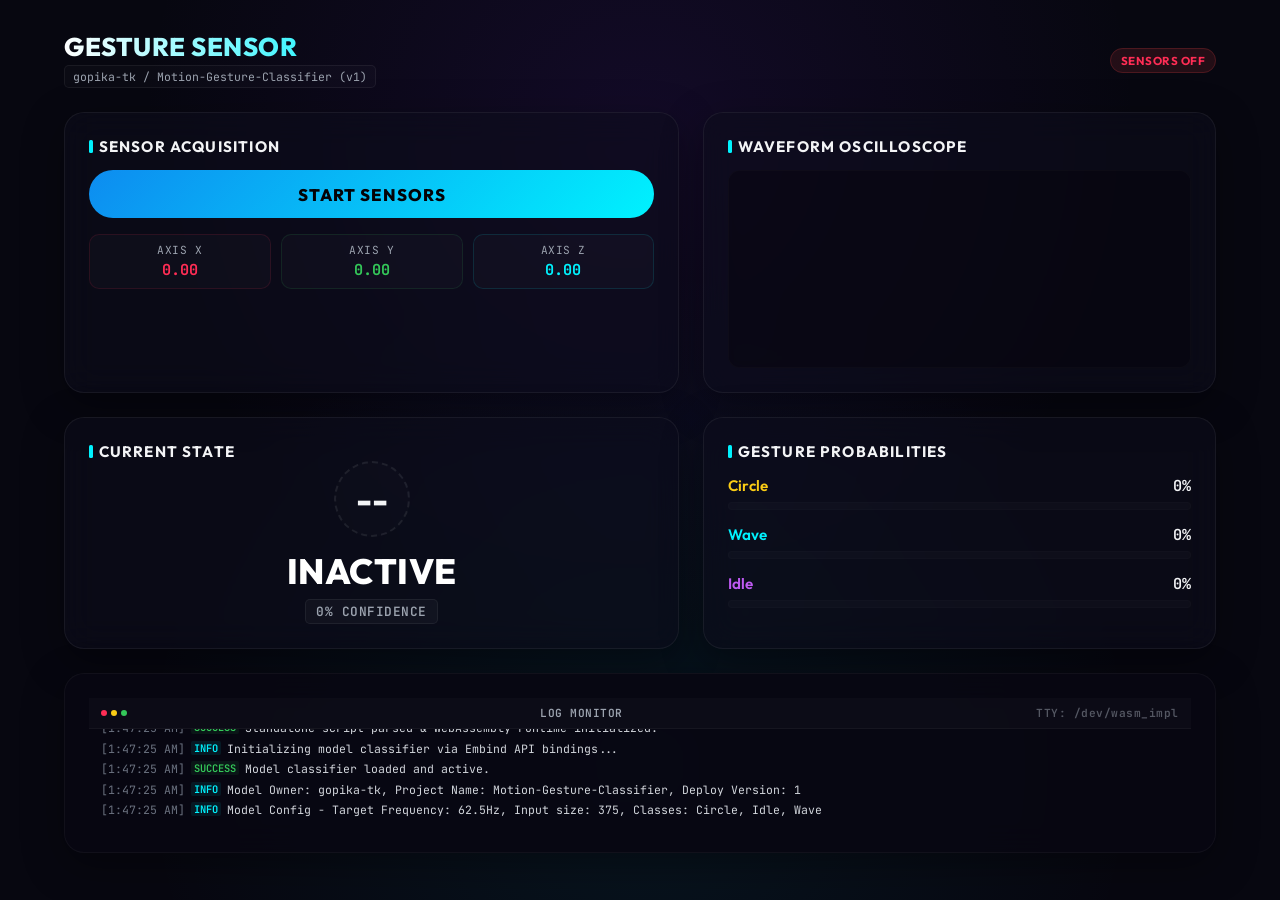
<file: public/index.html>
<!DOCTYPE html>
<html lang="en">
<head>
    <meta charset="utf-8">
    <meta name="viewport" content="width=device-width, initial-scale=1.0, maximum-scale=1.0, user-scalable=no, viewport-fit=cover">
    <title>Edge Impulse Motion Gesture Classifier</title>
    <style>
        /* Modern Mobile-First Cyber Aesthetic Styles */
        @import url('https://fonts.googleapis.com/css2?family=Outfit:wght@300;400;500;600;700;800&family=JetBrains+Mono:wght@400;600&display=swap');

        :root {
            --bg-dark: #070710;
            --bg-surface: rgba(14, 13, 29, 0.55);
            --border-glass: rgba(255, 255, 255, 0.06);
            
            --text-primary: #f3f4f6;
            --text-secondary: #9ca3af;
            --text-muted: #6b7280;

            --neon-blue: #00f2fe;
            --neon-purple: #bf5af2;
            --neon-pink: #ff2d55;
            --neon-green: #34c759;
            --neon-yellow: #facc15;
            
            --font-main: 'Outfit', sans-serif;
            --font-mono: 'JetBrains Mono', monospace;
        }

        /* Prevent zooming/double-taps and set full-height viewports */
        * {
            box-sizing: border-box;
            margin: 0;
            padding: 0;
            touch-action: manipulation;
        }

        html, body {
            width: 100%;
            height: 100%;
            overflow-x: hidden;
            background-color: var(--bg-dark);
        }

        body {
            font-family: var(--font-main);
            color: var(--text-primary);
            display: flex;
            flex-direction: column;
            align-items: center;
            background-image: 
                radial-gradient(circle at 50% 15%, rgba(91, 33, 182, 0.14) 0%, transparent 50%), 
                radial-gradient(circle at 50% 85%, rgba(6, 182, 212, 0.08) 0%, transparent 50%);
            background-size: 100% 100%;
            background-repeat: no-repeat;
            background-attachment: fixed;
            
            /* iOS Safe Area Support */
            padding-top: env(safe-area-inset-top, 0px);
            padding-bottom: env(safe-area-inset-bottom, 0px);
            padding-left: env(safe-area-inset-left, 0px);
            padding-right: env(safe-area-inset-right, 0px);
        }

        /* App Main Shell Container */
        .app-container {
            width: 100%;
            max-width: 1200px;
            padding: 16px;
            display: flex;
            flex-direction: column;
            gap: 16px;
            flex: 1;
        }

        /* Loading Overlay & System Error State */
        .loading-overlay {
            position: fixed;
            top: 0;
            left: 0;
            width: 100vw;
            height: 100vh;
            background: #05040a;
            display: flex;
            align-items: center;
            justify-content: center;
            z-index: 1000;
            opacity: 1;
            transition: opacity 0.4s ease-out;
            padding: 20px;
        }

        .loading-card {
            text-align: center;
            width: 100%;
            max-width: 400px;
            padding: 30px 20px;
            background: rgba(13, 11, 28, 0.9);
            border: 1px solid var(--border-glass);
            border-radius: 20px;
            backdrop-filter: blur(12px);
            -webkit-backdrop-filter: blur(12px);
            box-shadow: 0 15px 35px rgba(0, 0, 0, 0.5);
        }

        .tech-spinner {
            position: relative;
            width: 70px;
            height: 70px;
            margin: 0 auto 24px;
        }

        .spinner-ring {
            position: absolute;
            border: 3px solid transparent;
            border-radius: 50%;
        }

        .spinner-ring.outer {
            top: 0; left: 0; right: 0; bottom: 0;
            border-top-color: var(--neon-blue);
            animation: spin 1.8s linear infinite;
        }

        .spinner-ring.middle {
            top: 8px; left: 8px; right: 8px; bottom: 8px;
            border-bottom-color: var(--neon-purple);
            animation: spin-reverse 1.3s linear infinite;
        }

        .spinner-ring.inner {
            top: 16px; left: 16px; right: 16px; bottom: 16px;
            border-left-color: var(--neon-pink);
            animation: spin 0.8s linear infinite;
        }

        @keyframes spin {
            0% { transform: rotate(0deg); }
            100% { transform: rotate(360deg); }
        }

        @keyframes spin-reverse {
            0% { transform: rotate(360deg); }
            100% { transform: rotate(0deg); }
        }

        .loading-card h2 {
            font-size: clamp(1.2rem, 4vw, 1.4rem);
            font-weight: 800;
            letter-spacing: 2px;
            margin-bottom: 8px;
            background: linear-gradient(135deg, var(--neon-blue), var(--neon-purple));
            -webkit-background-clip: text;
            -webkit-text-fill-color: transparent;
        }

        .loading-card p {
            color: var(--text-secondary);
            font-size: 0.88rem;
            margin-bottom: 16px;
        }

        .error-details {
            background: rgba(239, 68, 68, 0.06);
            border: 1px solid rgba(239, 68, 68, 0.2);
            border-radius: 10px;
            padding: 14px;
            margin-top: 12px;
            text-align: left;
        }

        .error-msg {
            color: #fca5a5;
            font-family: var(--font-mono);
            font-size: 0.8rem;
            margin-bottom: 12px;
            word-break: break-all;
        }

        /* Header Section */
        header {
            width: 100%;
            display: flex;
            justify-content: space-between;
            align-items: center;
            gap: 12px;
            user-select: none;
            -webkit-user-select: none;
        }

        .logo-area {
            display: flex;
            flex-direction: column;
            gap: 2px;
        }

        .logo-area h1 {
            font-size: clamp(1.3rem, 4.5vw, 1.6rem);
            font-weight: 800;
            background: linear-gradient(90deg, #ffffff, var(--neon-blue));
            -webkit-background-clip: text;
            -webkit-text-fill-color: transparent;
            letter-spacing: 0.5px;
        }

        .project-badge {
            font-family: var(--font-mono);
            font-size: 0.72rem;
            color: var(--text-secondary);
            background: rgba(255, 255, 255, 0.02);
            border: 1px solid var(--border-glass);
            padding: 3px 8px;
            border-radius: 5px;
            align-self: flex-start;
            word-break: break-all;
        }

        /* Responsive Badges Wrapping */
        .sensor-badge {
            font-size: 0.72rem;
            font-weight: 700;
            text-transform: uppercase;
            background: rgba(239, 68, 68, 0.12);
            color: var(--neon-pink);
            border: 1px solid rgba(239, 68, 68, 0.2);
            padding: 4px 10px;
            border-radius: 30px;
            letter-spacing: 0.5px;
            flex-shrink: 0;
            text-align: center;
        }

        .sensor-badge.active {
            background: rgba(52, 199, 89, 0.12);
            color: var(--neon-green);
            border: 1px solid rgba(52, 199, 89, 0.2);
        }

        /* Responsive Content Grid: Default Stacking Mobile */
        main {
            display: grid;
            grid-template-columns: 1fr;
            gap: 16px;
            width: 100%;
        }

        /* Card Container Base */
        .card {
            background: var(--bg-surface);
            border: 1px solid var(--border-glass);
            border-radius: 16px;
            padding: 16px;
            box-shadow: 0 4px 16px rgba(0, 0, 0, 0.25);
            display: flex;
            flex-direction: column;
            transition: border-color 0.25s, box-shadow 0.25s;
            position: relative;
            width: 100%;
            /* 60 FPS performance optimizations on mobile */
            backdrop-filter: blur(8px);
            -webkit-backdrop-filter: blur(8px);
            transform: translateZ(0);
            will-change: transform, border-color, box-shadow;
        }

        .card-header {
            display: flex;
            justify-content: space-between;
            align-items: center;
            margin-bottom: 14px;
        }

        .card-title {
            font-size: clamp(0.85rem, 3.2vw, 0.95rem);
            font-weight: 700;
            letter-spacing: 1.2px;
            text-transform: uppercase;
            color: var(--text-primary);
            display: flex;
            align-items: center;
            gap: 6px;
            user-select: none;
            -webkit-user-select: none;
        }

        .card-title::before {
            content: '';
            display: inline-block;
            width: 3.5px;
            height: 13px;
            background: var(--neon-blue);
            border-radius: 1.5px;
        }

        /* Controls Section */
        .control-panel {
            display: flex;
            flex-direction: column;
            gap: 16px;
            width: 100%;
        }

        /* Touch-Friendly Action Button */
        .btn {
            position: relative;
            background: linear-gradient(135deg, #0d8cf0 0%, var(--neon-blue) 100%);
            border: none;
            color: #040307;
            font-family: var(--font-main);
            font-weight: 800;
            font-size: clamp(0.95rem, 3.5vw, 1.05rem);
            width: 100%;
            /* Minimum touch target of 48px */
            min-height: 48px;
            border-radius: 24px;
            cursor: pointer;
            overflow: hidden;
            letter-spacing: 1px;
            transition: all 0.2s ease;
            display: inline-flex;
            align-items: center;
            justify-content: center;
            user-select: none;
            -webkit-user-select: none;
        }

        .btn:active {
            transform: scale(0.98);
            filter: brightness(0.9);
        }

        .btn.active {
            background: linear-gradient(135deg, #e01b4c 0%, var(--neon-pink) 100%);
            color: white;
        }

        @keyframes mobileBtnPulse {
            0% { border: 1.5px solid transparent; }
            50% { border: 1.5px solid rgba(0, 242, 254, 0.6); }
            100% { border: 1.5px solid transparent; }
        }

        .btn-pulse:not(.active) {
            animation: mobileBtnPulse 2s infinite ease-in-out;
        }

        /* Raw Value Axis Boxes */
        .raw-values-grid {
            display: grid;
            grid-template-columns: repeat(3, 1fr);
            gap: 10px;
            width: 100%;
            user-select: none;
            -webkit-user-select: none;
        }

        .raw-badge {
            background: rgba(255, 255, 255, 0.02);
            border: 1px solid rgba(255, 255, 255, 0.03);
            border-radius: 10px;
            padding: 8px 4px;
            text-align: center;
            font-family: var(--font-mono);
            display: flex;
            flex-direction: column;
            align-items: center;
            justify-content: center;
        }

        .raw-badge.x-axis { border-color: rgba(255, 45, 85, 0.12); color: var(--neon-pink); }
        .raw-badge.y-axis { border-color: rgba(52, 199, 89, 0.12); color: var(--neon-green); }
        .raw-badge.z-axis { border-color: rgba(0, 242, 254, 0.12); color: var(--neon-blue); }

        .axis-label {
            font-size: clamp(0.65rem, 2.5vw, 0.7rem);
            text-transform: uppercase;
            color: var(--text-secondary);
            margin-bottom: 2px;
            letter-spacing: 0.5px;
        }

        .axis-value {
            font-weight: 700;
            font-size: clamp(0.85rem, 3.2vw, 0.95rem);
        }

        /* Visualizer Waveform Canvas */
        .canvas-container {
            width: 100%;
            /* Strict height constraint on mobile */
            height: clamp(180px, 22vh, 220px);
            position: relative;
            background: rgba(5, 4, 10, 0.4);
            border-radius: 12px;
            border: 1px solid rgba(255, 255, 255, 0.02);
            overflow: hidden;
        }

        canvas {
            display: block;
            width: 100%;
            height: 100%;
        }

        /* Touch-Friendly Error Banner */
        .sensor-error-banner {
            background: rgba(239, 68, 68, 0.12);
            border: 1px solid rgba(239, 68, 68, 0.25);
            color: #fca5a5;
            padding: 10px 14px;
            border-radius: 10px;
            margin-bottom: 12px;
            display: flex;
            justify-content: space-between;
            align-items: center;
            font-size: 0.82rem;
            animation: slideIn 0.25s ease-out;
            width: 100%;
        }

        @keyframes slideIn {
            from { transform: translateY(-8px); opacity: 0; }
            to { transform: translateY(0); opacity: 1; }
        }

        .btn-close-banner {
            background: none;
            border: none;
            color: #fca5a5;
            font-size: 1.25rem;
            cursor: pointer;
            line-height: 1;
            /* Minimum touch target 44px */
            width: 44px;
            height: 44px;
            display: flex;
            align-items: center;
            justify-content: center;
            flex-shrink: 0;
        }

        /* Current Gesture Card */
        .active-gesture-card {
            min-height: 180px;
            justify-content: center;
            align-items: center;
            text-align: center;
            user-select: none;
            -webkit-user-select: none;
        }

        .gesture-display {
            display: flex;
            flex-direction: column;
            align-items: center;
            justify-content: center;
            width: 100%;
        }

        .gesture-glow-ring {
            width: 76px;
            height: 76px;
            border-radius: 50%;
            background: rgba(255, 255, 255, 0.01);
            border: 2px dashed rgba(255, 255, 255, 0.08);
            display: flex;
            align-items: center;
            justify-content: center;
            margin-bottom: 12px;
            transition: all 0.3s ease;
        }

        .gesture-glow-ring.circle {
            border-color: var(--neon-yellow);
            border-style: solid;
            box-shadow: 0 0 12px rgba(250, 204, 21, 0.15);
            animation: rotateGlow 20s linear infinite;
        }

        .gesture-glow-ring.wave {
            border-color: var(--neon-blue);
            border-style: solid;
            box-shadow: 0 0 12px rgba(0, 242, 254, 0.15);
            animation: pulseGlow 1.8s ease-in-out infinite;
        }

        .gesture-glow-ring.idle {
            border-color: var(--neon-purple);
            border-style: solid;
            box-shadow: 0 0 12px rgba(191, 90, 242, 0.15);
        }

        @keyframes rotateGlow {
            100% { transform: rotate(360deg); }
        }

        @keyframes pulseGlow {
            0% { transform: scale(1); }
            50% { transform: scale(1.04); }
            100% { transform: scale(1); }
        }

        .gesture-symbol {
            font-size: clamp(1.8rem, 6vw, 2.2rem);
            font-weight: 700;
            color: var(--text-primary);
        }

        .gesture-glow-ring.circle .gesture-symbol { color: var(--neon-yellow); }
        .gesture-glow-ring.wave .gesture-symbol { color: var(--neon-blue); }
        .gesture-glow-ring.idle .gesture-symbol { color: var(--neon-purple); }

        .gesture-name-large {
            font-size: clamp(1.8rem, 5.5vw, 2.2rem);
            font-weight: 800;
            letter-spacing: 0.5px;
            color: #ffffff;
            text-transform: uppercase;
        }

        .confidence-badge {
            font-family: var(--font-mono);
            font-size: clamp(0.72rem, 2.8vw, 0.8rem);
            font-weight: 600;
            color: var(--text-secondary);
            background: rgba(255, 255, 255, 0.03);
            border: 1px solid var(--border-glass);
            padding: 3px 10px;
            border-radius: 5px;
            margin-top: 6px;
            letter-spacing: 0.5px;
        }

        /* Simplified Card Glows on Mobile to support 60 FPS */
        .card.glow-circle { border-color: var(--neon-yellow); }
        .card.glow-wave { border-color: var(--neon-blue); }
        .card.glow-idle { border-color: var(--neon-purple); }

        /* Probabilities Progress Grid */
        .probability-rows {
            display: flex;
            flex-direction: column;
            gap: 14px;
            width: 100%;
            user-select: none;
            -webkit-user-select: none;
        }

        .probability-row {
            display: flex;
            flex-direction: column;
        }

        .probability-label {
            display: flex;
            justify-content: space-between;
            align-items: center;
            font-size: clamp(0.85rem, 3.2vw, 0.95rem);
            font-weight: 600;
        }

        .gesture-percentage {
            font-family: var(--font-mono);
        }

        .probability-bar-container {
            background: rgba(255, 255, 255, 0.02);
            height: 8px;
            border-radius: 4px;
            overflow: hidden;
            margin-top: 6px;
            border: 1px solid rgba(255, 255, 255, 0.01);
            position: relative;
        }

        .probability-bar {
            height: 100%;
            border-radius: 4px;
            width: 0%;
            transition: width 0.1s linear;
        }

        .probability-bar.circle { background: linear-gradient(90deg, #d97706, var(--neon-yellow)); }
        .probability-bar.wave { background: linear-gradient(90deg, #0284c7, var(--neon-blue)); }
        .probability-bar.idle { background: linear-gradient(90deg, #9333ea, var(--neon-purple)); }

        /* System Logs Screen Console */
        .terminal-card {
            background: rgba(8, 7, 18, 0.9);
            border: 1px solid rgba(255, 255, 255, 0.04);
            border-radius: 14px;
            font-family: var(--font-mono);
            display: flex;
            flex-direction: column;
            height: clamp(160px, 20vh, 200px);
            padding: 0;
            overflow: hidden;
            box-shadow: none; /* remove for performance */
        }

        .terminal-header {
            display: flex;
            align-items: center;
            justify-content: space-between;
            padding: 8px 12px;
            background: rgba(255, 255, 255, 0.02);
            border-bottom: 1px solid rgba(255, 255, 255, 0.04);
            font-size: 0.7rem;
            color: var(--text-secondary);
            font-weight: 600;
            letter-spacing: 0.5px;
            user-select: none;
            -webkit-user-select: none;
        }

        .terminal-dots {
            display: flex;
            gap: 4px;
        }

        .terminal-dot {
            width: 6px;
            height: 6px;
            border-radius: 50%;
            background: rgba(255, 255, 255, 0.15);
        }

        .terminal-dot.red { background: var(--neon-pink); }
        .terminal-dot.yellow { background: var(--neon-yellow); }
        .terminal-dot.green { background: var(--neon-green); }

        .terminal-logs {
            flex: 1;
            padding: 10px 12px;
            overflow-y: auto;
            display: flex;
            flex-direction: column;
            gap: 5px;
            font-size: 0.72rem;
            line-height: 1.35;
            color: #d1d5db;
        }

        .log-line {
            display: flex;
            align-items: flex-start;
            gap: 6px;
        }

        .log-time {
            color: var(--text-muted);
            flex-shrink: 0;
        }

        .log-tag {
            font-weight: 600;
            flex-shrink: 0;
            padding: 0 3px;
            border-radius: 2px;
            font-size: 0.65rem;
        }

        .log-line.info .log-tag { background: rgba(0, 242, 254, 0.08); color: var(--neon-blue); }
        .log-line.warning .log-tag { background: rgba(250, 204, 21, 0.08); color: var(--neon-yellow); }
        .log-line.error .log-tag { background: rgba(255, 45, 85, 0.08); color: var(--neon-pink); }
        .log-line.success .log-tag { background: rgba(52, 199, 89, 0.08); color: var(--neon-green); }
        
        .log-text {
            word-break: break-all;
        }

        /* Tablet Layout Breakpoint (769px - 1024px) */
        @media (min-width: 769px) and (max-width: 1024px) {
            .app-container {
                padding: 24px;
                gap: 20px;
            }
            main {
                grid-template-columns: 1.2fr 1fr;
                gap: 20px;
            }
            .grid-full-width {
                grid-column: 1 / -1;
            }
            .card {
                padding: 20px;
                backdrop-filter: blur(12px);
                -webkit-backdrop-filter: blur(12px);
                box-shadow: 0 8px 30px rgba(0, 0, 0, 0.3);
            }
        }

        /* Desktop Layout Breakpoint (>= 1025px) */
        @media (min-width: 1025px) {
            .app-container {
                padding: 30px 24px;
                gap: 24px;
            }
            main {
                grid-template-columns: 1.2fr 1fr;
                gap: 24px;
            }
            .grid-full-width {
                grid-column: 1 / -1;
            }
            .card {
                padding: 24px;
                border-radius: 20px;
                backdrop-filter: blur(16px);
                -webkit-backdrop-filter: blur(16px);
                box-shadow: 0 12px 40px rgba(0, 0, 0, 0.35);
            }
            .btn:hover {
                transform: translateY(-2px);
                filter: brightness(1.1);
            }
            .btn:active {
                transform: translateY(1px);
            }
            
            /* Apply beautiful glowing box-shadows on desktop only */
            .card.glow-circle {
                box-shadow: 0 0 35px rgba(250, 204, 21, 0.2), 0 12px 40px rgba(0, 0, 0, 0.35);
            }
            .card.glow-wave {
                box-shadow: 0 0 35px rgba(0, 242, 254, 0.2), 0 12px 40px rgba(0, 0, 0, 0.35);
            }
            .card.glow-idle {
                box-shadow: 0 0 35px rgba(191, 90, 242, 0.2), 0 12px 40px rgba(0, 0, 0, 0.35);
            }
        }

        /* Slim Scrollbars */
        ::-webkit-scrollbar {
            width: 5px;
            height: 5px;
        }

        ::-webkit-scrollbar-track {
            background: transparent;
        }

        ::-webkit-scrollbar-thumb {
            background: rgba(255, 255, 255, 0.06);
            border-radius: 3px;
        }

        ::-webkit-scrollbar-thumb:hover {
            background: rgba(255, 255, 255, 0.12);
        }
    </style>
</head>
<body>

    <!-- Main Wrapper App Shell -->
    <div class="app-container">

        <!-- Header Bar -->
        <header>
            <div class="logo-area">
                <h1>GESTURE SENSOR</h1>
                <div class="project-badge" id="project-meta">Connecting...</div>
            </div>
            <div>
                <span class="sensor-badge" id="sensor-badge">Sensors Off</span>
            </div>
        </header>

        <!-- Interactive Grid Layout -->
        <main>
            <!-- Card 1: Controls & Values -->
            <div class="card">
                <div class="card-header">
                    <h3 class="card-title">Sensor Acquisition</h3>
                </div>
                
                <div class="sensor-error-banner" id="sensor-error-banner" style="display: none;">
                    <span id="sensor-error-text">Permission Denied</span>
                    <button class="btn-close-banner" onclick="hideSensorError()">&times;</button>
                </div>

                <div class="control-panel">
                    <button class="btn btn-pulse" id="btn-sensors" onclick="onSensorsBtnClick()">
                        START SENSORS
                    </button>
                    
                    <div class="raw-values-grid">
                        <div class="raw-badge x-axis">
                            <span class="axis-label">Axis X</span>
                            <span class="axis-value" id="val-x">0.00</span>
                        </div>
                        <div class="raw-badge y-axis">
                            <span class="axis-label">Axis Y</span>
                            <span class="axis-value" id="val-y">0.00</span>
                        </div>
                        <div class="raw-badge z-axis">
                            <span class="axis-label">Axis Z</span>
                            <span class="axis-value" id="val-z">0.00</span>
                        </div>
                    </div>
                </div>
            </div>

            <!-- Card 2: Waveform Canvas -->
            <div class="card">
                <div class="card-header">
                    <h3 class="card-title">Waveform Oscilloscope</h3>
                </div>
                <div class="canvas-container">
                    <canvas id="waveform"></canvas>
                </div>
            </div>

            <!-- Card 3: Active State Card -->
            <div class="card active-gesture-card" id="current-gesture-card">
                <h3 class="card-title" style="align-self: flex-start;">Current State</h3>
                <div class="gesture-display">
                    <div class="gesture-glow-ring" id="gesture-ring">
                        <div class="gesture-symbol" id="gesture-symbol">--</div>
                    </div>
                    <div class="gesture-name-large" id="gesture-name-large">Inactive</div>
                    <div class="confidence-badge" id="confidence-badge">0% CONFIDENCE</div>
                </div>
            </div>

            <!-- Card 4: Predictions Probabilities -->
            <div class="card">
                <div class="card-header">
                    <h3 class="card-title">Gesture Probabilities</h3>
                </div>
                <div class="probability-rows">
                    <!-- Circle Bar -->
                    <div class="probability-row">
                        <div class="probability-label">
                            <span class="gesture-name" style="color: var(--neon-yellow);">Circle</span>
                            <span class="gesture-percentage" id="pct-circle">0%</span>
                        </div>
                        <div class="probability-bar-container">
                            <div class="probability-bar circle" id="bar-circle"></div>
                        </div>
                    </div>
                    <!-- Wave Bar -->
                    <div class="probability-row">
                        <div class="probability-label">
                            <span class="gesture-name" style="color: var(--neon-blue);">Wave</span>
                            <span class="gesture-percentage" id="pct-wave">0%</span>
                        </div>
                        <div class="probability-bar-container">
                            <div class="probability-bar wave" id="bar-wave"></div>
                        </div>
                    </div>
                    <!-- Idle Bar -->
                    <div class="probability-row">
                        <div class="probability-label">
                            <span class="gesture-name" style="color: var(--neon-purple);">Idle</span>
                            <span class="gesture-percentage" id="pct-idle">0%</span>
                        </div>
                        <div class="probability-bar-container">
                            <div class="probability-bar idle" id="bar-idle"></div>
                        </div>
                    </div>
                </div>
            </div>

            <!-- Card 5: Log Terminal screen -->
            <div class="grid-full-width card terminal-card">
                <div class="terminal-header">
                    <div class="terminal-dots">
                        <div class="terminal-dot red"></div>
                        <div class="terminal-dot yellow"></div>
                        <div class="terminal-dot green"></div>
                    </div>
                    <span>LOG MONITOR</span>
                    <span style="opacity: 0.5;">TTY: /dev/wasm_impl</span>
                </div>
                <div class="terminal-logs" id="terminal-logs">
                    <!-- Javascript logs append here -->
                </div>
            </div>
        </main>
    </div>

    <!-- Initialization Screen Overlay -->
    <div class="loading-overlay" id="loading-overlay">
        <div class="loading-card">
            <div class="tech-spinner">
                <div class="spinner-ring outer"></div>
                <div class="spinner-ring middle"></div>
                <div class="spinner-ring inner"></div>
            </div>
            <h2 id="loading-title">INITIALIZING SYSTEM</h2>
            <p id="loading-subtitle">Contacting standalone WebAssembly module...</p>
            <div class="error-details" id="error-details" style="display: none;">
                <div class="error-msg" id="error-msg">Unknown System Error</div>
                <button class="btn" style="min-height: 40px; border-radius: 12px; font-size: 0.9rem;" onclick="window.location.reload()">REBOOT MODULE</button>
            </div>
        </div>
    </div>

    <!-- Edge Impulse setup script bindings -->
    <script>
        // System Log displayer
        const logTerminal = document.getElementById('terminal-logs');
        function logMessage(msg, type = 'info') {
            const time = new Date().toLocaleTimeString();
            console.log(`[${time}] [${type.toUpperCase()}] ${msg}`);
            if (logTerminal) {
                const logLine = document.createElement('div');
                logLine.className = `log-line ${type}`;
                logLine.innerHTML = `
                    <span class="log-time">[${time}]</span>
                    <span class="log-tag">${type.toUpperCase()}</span>
                    <span class="log-text">${msg}</span>
                `;
                logTerminal.appendChild(logLine);
                logTerminal.scrollTop = logTerminal.scrollHeight;
                
                // Limit nodes on mobile for DOM efficiency
                while (logTerminal.childElementCount > 40) {
                    logTerminal.removeChild(logTerminal.firstChild);
                }
            }
        }

        // Show Fatal System Failures
        function showSystemError(msg) {
            const title = document.getElementById('loading-title');
            const subtitle = document.getElementById('loading-subtitle');
            const spinner = document.querySelector('.tech-spinner');
            const details = document.getElementById('error-details');
            const errMsg = document.getElementById('error-msg');
            
            if (title) title.textContent = "SYSTEM FAULT";
            if (subtitle) subtitle.textContent = "Fatal initialization failure.";
            if (spinner) spinner.style.display = 'none';
            if (details) details.style.display = 'block';
            if (errMsg) errMsg.textContent = msg;
        }

        // Environment Check
        if (typeof WebAssembly !== 'object') {
            const err = "WebAssembly is not supported by this browser. Upgrade to a modern browser.";
            logMessage(err, "error");
            showSystemError(err);
        }

        // Global state vars
        let classifierInitialized = false;
        let activeSensorObj = null;
        let sensorsRunning = false;
        
        let sampleInterval = null;
        let inferenceInterval = null;
        let animFrameId = null;
        
        let activeEventListeners = [];
        let activeTimeouts = [];
        let activeIntervals = [];
        
        let latestRaw = { x: 0, y: 0, z: 0 };
        let sensorBuffer = []; // stores samples
        const bufferLimit = 125; // 2000ms window size / 16ms frequency = 125 samples

        // Hook into Emscripten bindings BEFORE script is fetched
        window.Module = {
            onRuntimeInitialized: function() {
                logMessage("Standalone script parsed & WebAssembly runtime initialized.", "success");
                initClassifier();
            },
            locateFile: function(path, prefix) {
                logMessage(`Resolving external WASM binary asset: ${path} (prefix: ${prefix})`, "info");
                return prefix + path;
            },
            setStatus: function(text) {
                if (text) {
                    logMessage(`WASM loader status: ${text}`, "info");
                    const subtitle = document.getElementById('loading-subtitle');
                    if (subtitle) subtitle.textContent = text;
                }
            },
            onAbort: function(what) {
                logMessage(`WASM system aborted: ${what}`, "error");
                showSystemError(`WASM instance aborted: ${what}`);
            }
        };

        function handleWasmLoadError(event) {
            const err = "Failed to load 'edge-impulse-standalone.js'. Verify the file is in the public directory.";
            logMessage(err, "error");
            showSystemError(err);
        }
    </script>
    
    <!-- Load main script -->
    <script src="edge-impulse-standalone.js" onerror="handleWasmLoadError(event)"></script>
    
    <!-- Core Application Code -->
    <script>
        // Init classifier safely
        async function initClassifier() {
            try {
                logMessage("Initializing model classifier via Embind API bindings...", "info");
                
                if (typeof Module.init !== 'function') {
                    throw new Error("Module.init is not exported. The generated library bindings are missing or incorrect.");
                }
                
                let ret = Module.init();
                if (typeof ret === 'number' && ret !== 0) {
                    throw new Error("Module.init() execution failed with code: " + ret);
                }
                
                classifierInitialized = true;
                logMessage("Model classifier loaded and active.", "success");
                
                // Fetch dynamic metadata
                let project = getProjectInfo();
                logMessage(`Model Owner: ${project.owner}, Project Name: ${project.name}, Deploy Version: ${project.deploy_version}`, "info");
                
                let props = getProperties();
                logMessage(`Model Config - Target Frequency: ${props.frequency}Hz, Input size: ${props.input_features_count}, Classes: ${props.labels.join(', ')}`, "info");
                
                // Display project title on header
                document.getElementById('project-meta').textContent = `${project.owner} / ${project.name} (v${project.deploy_version})`;
                
                // Clear overlay screen
                const overlay = document.getElementById('loading-overlay');
                if (overlay) {
                    overlay.style.opacity = '0';
                    setTimeout(() => {
                        overlay.style.display = 'none';
                    }, 400);
                }
                
                resetBuffer();
            } catch (e) {
                logMessage(`System initialization aborted: ${e.message}`, "error");
                showSystemError(`System initialization aborted: ${e.message}`);
            }
        }

        // Embind Safe Conversions
        function convertToOrdinaryJsObject(emboundObj, prototype) {
            let newObj = { };
            for (const key of Object.getOwnPropertyNames(prototype)) {
                const descriptor = Object.getOwnPropertyDescriptor(prototype, key);
                if (descriptor && typeof descriptor.get === 'function') {
                    newObj[key] = emboundObj[key];
                }
            }
            return newObj;
        }

        function getProjectInfo() {
            if (typeof Module.get_project !== 'function' || !Module.emcc_classification_project_t) {
                throw new Error("Module.get_project or emcc_classification_project_t type is missing.");
            }
            return convertToOrdinaryJsObject(Module.get_project(), Module.emcc_classification_project_t.prototype);
        }

        function getProperties() {
            if (typeof Module.get_properties !== 'function' || !Module.emcc_classification_properties_t) {
                throw new Error("Module.get_properties or emcc_classification_properties_t type is missing.");
            }
            return convertToOrdinaryJsObject(Module.get_properties(), Module.emcc_classification_properties_t.prototype);
        }

        // Classifier execution via C++ WASM Memory
        function runClassifier(rawData) {
            if (typeof Module.run_classifier !== 'function') {
                throw new Error("Module.run_classifier is not bound.");
            }
            
            let typedArray = new Float32Array(rawData);
            let numBytes = typedArray.length * typedArray.BYTES_PER_ELEMENT;
            let ptr = Module._malloc(numBytes);
            let heapBytes = new Uint8Array(Module.HEAPU8.buffer, ptr, numBytes);
            heapBytes.set(new Uint8Array(typedArray.buffer));
            
            try {
                let ret = Module.run_classifier(heapBytes.byteOffset, rawData.length, false);
                if (ret.result !== 0) {
                    throw new Error("run_classifier returned error code: " + ret.result);
                }
                
                let jsResult = {
                    anomaly: ret.anomaly,
                    results: []
                };
                
                for (let cx = 0; cx < ret.size(); cx++) {
                    let c = ret.get(cx);
                    jsResult.results.push({ label: c.label, value: c.value });
                    c.delete();
                }
                
                ret.delete();
                return jsResult;
            } finally {
                Module._free(ptr);
            }
        }

        // Buffer queues
        function resetBuffer() {
            sensorBuffer = [];
            for (let i = 0; i < bufferLimit; i++) {
                sensorBuffer.push([0, 0, 0]);
            }
        }

        function collectSample() {
            sensorBuffer.push([latestRaw.x, latestRaw.y, latestRaw.z]);
            if (sensorBuffer.length > bufferLimit) {
                sensorBuffer.shift();
            }
        }

        // Continuous Classification loop
        function runContinuousInference() {
            if (!classifierInitialized || !sensorsRunning) return;
            
            // Flatten 125 samples of 3 axes -> 375 features
            let features = [];
            for (let i = 0; i < sensorBuffer.length; i++) {
                features.push(sensorBuffer[i][0]); // X
                features.push(sensorBuffer[i][1]); // Y
                features.push(sensorBuffer[i][2]); // Z
            }
            
            if (features.length !== 375) return;
            
            try {
                logMessage("Inference loop running. Running WASM classification...", "info");
                
                let start = performance.now();
                let result = runClassifier(features);
                let duration = (performance.now() - start).toFixed(1);
                
                logMessage(`Predictions: Circle=${(result.results.find(r => r.label === 'Circle').value*100).toFixed(0)}%, Wave=${(result.results.find(r => r.label === 'Wave').value*100).toFixed(0)}%, Idle=${(result.results.find(r => r.label === 'Idle').value*100).toFixed(0)}% (${duration}ms)`, "success");
                
                updateDashboard(result);
            } catch (e) {
                logMessage(`Inference failed: ${e.message}`, "error");
            }
        }

        // Update predictions dashboards
        function updateDashboard(res) {
            if (!res || !res.results) return;
            
            let maxLabel = "Idle";
            let maxValue = -1;
            
            res.results.forEach(r => {
                const labelLower = r.label.toLowerCase(); // 'circle', 'wave', 'idle'
                const bar = document.getElementById(`bar-${labelLower}`);
                const pct = document.getElementById(`pct-${labelLower}`);
                if (bar) bar.style.width = `${(r.value * 100).toFixed(0)}%`;
                if (pct) pct.textContent = `${(r.value * 100).toFixed(0)}%`;
                
                if (r.value > maxValue) {
                    maxValue = r.value;
                    maxLabel = r.label;
                }
            });
            
            // Update Active display elements
            const gestureSymbol = document.getElementById('gesture-symbol');
            const gestureNameLarge = document.getElementById('gesture-name-large');
            const confidenceBadge = document.getElementById('confidence-badge');
            const ring = document.getElementById('gesture-ring');
            const card = document.getElementById('current-gesture-card');
            
            if (gestureNameLarge && confidenceBadge && gestureSymbol) {
                gestureNameLarge.textContent = maxLabel;
                confidenceBadge.textContent = `${(maxValue * 100).toFixed(0)}% CONFIDENCE`;
                
                if (maxLabel === 'Circle') {
                    gestureSymbol.innerHTML = '&#9675;'; // circle glyph
                } else if (maxLabel === 'Wave') {
                    gestureSymbol.innerHTML = '&#12316;'; // tilde / wave wave glyph
                } else if (maxLabel === 'Idle') {
                    gestureSymbol.innerHTML = '&#8722;'; // dash glyph
                } else {
                    gestureSymbol.innerHTML = '--';
                }
            }
            
            if (card && ring) {
                card.classList.remove('glow-circle', 'glow-wave', 'glow-idle');
                ring.className = 'gesture-glow-ring';
                
                const lowerName = maxLabel.toLowerCase();
                card.classList.add(`glow-${lowerName}`);
                ring.classList.add(lowerName);
            }
        }

        function resetDashboardUI() {
            ['circle', 'wave', 'idle'].forEach(lbl => {
                const bar = document.getElementById(`bar-${lbl}`);
                const pct = document.getElementById(`pct-${lbl}`);
                if (bar) bar.style.width = '0%';
                if (pct) pct.textContent = '0%';
            });
            
            const gestureSymbol = document.getElementById('gesture-symbol');
            const gestureNameLarge = document.getElementById('gesture-name-large');
            const confidenceBadge = document.getElementById('confidence-badge');
            const ring = document.getElementById('gesture-ring');
            const card = document.getElementById('current-gesture-card');
            
            if (gestureNameLarge) gestureNameLarge.textContent = "Inactive";
            if (confidenceBadge) confidenceBadge.textContent = "0% CONFIDENCE";
            if (gestureSymbol) gestureSymbol.innerHTML = "--";
            
            if (card) card.className = "card active-gesture-card";
            if (ring) ring.className = "gesture-glow-ring";
        }

        // Banners
        function showSensorError(msg) {
            const banner = document.getElementById('sensor-error-banner');
            const txt = document.getElementById('sensor-error-text');
            if (banner && txt) {
                txt.textContent = msg;
                banner.style.display = 'flex';
            }
        }

        function hideSensorError() {
            const banner = document.getElementById('sensor-error-banner');
            if (banner) {
                banner.style.display = 'none';
            }
        }

        // Sensor Acquisition & Tiers
        async function onSensorsBtnClick() {
            hideSensorError();
            
            if (sensorsRunning) {
                stopSensors();
                return;
            }
            
            // iOS Motion Permissions
            if (typeof DeviceMotionEvent !== 'undefined' && typeof DeviceMotionEvent.requestPermission === 'function') {
                logMessage("iOS device identified. Requesting device motion permissions...", "info");
                try {
                    const permissionState = await DeviceMotionEvent.requestPermission();
                    logMessage(`Device motion permissions response: ${permissionState}`, "info");
                    if (permissionState === 'granted') {
                        startSensors();
                    } else {
                        showSensorError("Sensor permissions denied. Allow motion access in iOS settings to run classifier.");
                    }
                } catch (err) {
                    logMessage(`iOS motion permission prompt failed: ${err.message}`, "error");
                    showSensorError("iOS permission prompt failed: " + err.message);
                }
            } else {
                startSensors();
            }
        }

        function startSensors() {
            logMessage("Starting sensor acquisition procedures...", "info");
            resetBuffer();
            clearAllTimersAndListeners();
            
            // Tier 1: Generic W3C Sensor API
            if (typeof LinearAccelerationSensor === 'function') {
                try {
                    logMessage("Attempting Tier 1: LinearAccelerationSensor", "info");
                    let sensor = new LinearAccelerationSensor({ frequency: 62.5 });
                    activeSensorObj = sensor;
                    
                    sensor.addEventListener('error', (event) => {
                        logMessage(`LinearAccelerationSensor failed (${event.error.name}). Executing Fallback to Tier 2.`, "warning");
                        sensor.stop();
                        if (activeSensorObj === sensor) activeSensorObj = null;
                        startTier2();
                    });
                    
                    sensor.addEventListener('reading', () => {
                        latestRaw.x = sensor.x || 0;
                        latestRaw.y = sensor.y || 0;
                        latestRaw.z = sensor.z || 0;
                    });
                    
                    sensor.start();
                    sensorsRunning = true;
                    updateSensorStateUI(true, "LinearAccel (T1)");
                    logMessage("Sensor mode selected: LinearAccelerationSensor (Tier 1)", "success");
                    startLoopsAndVisualizer();
                } catch (e) {
                    logMessage(`LinearAccelerationSensor construction failed: ${e.message}. Executing Fallback to Tier 2.`, "warning");
                    activeSensorObj = null;
                    startTier2();
                }
            } else {
                logMessage("LinearAccelerationSensor not supported. Executing Fallback to Tier 2.", "info");
                startTier2();
            }
        }

        function startTier2() {
            logMessage("Attempting Tier 2: DeviceMotionEvent acceleration", "info");
            clearAllTimersAndListeners();
            
            let hasReceivedData = false;
            let checkTimeout = null;
            
            const handleDeviceMotion = (event) => {
                const acc = event.acceleration;
                if (acc && acc.x !== null && acc.y !== null && acc.z !== null) {
                    hasReceivedData = true;
                    latestRaw.x = acc.x;
                    latestRaw.y = acc.y;
                    latestRaw.z = acc.z;
                    
                    if (!sensorsRunning) {
                        sensorsRunning = true;
                        updateSensorStateUI(true, "DeviceMotion (T2)");
                        logMessage("Sensor mode selected: DeviceMotionEvent Accel (Tier 2)", "success");
                        startLoopsAndVisualizer();
                    }
                }
            };
            
            window.addEventListener('devicemotion', handleDeviceMotion);
            activeEventListeners.push({ type: 'devicemotion', listener: handleDeviceMotion });
            
            // Set 300ms verification timer
            checkTimeout = setTimeout(() => {
                if (!hasReceivedData) {
                    logMessage("Tier 2 acceleration object returned null values. Executing Fallback to Tier 3.", "warning");
                    window.removeEventListener('devicemotion', handleDeviceMotion);
                    activeEventListeners = activeEventListeners.filter(l => l.listener !== handleDeviceMotion);
                    startTier3();
                }
            }, 300);
            activeTimeouts.push(checkTimeout);
        }

        function startTier3() {
            logMessage("Attempting Tier 3: DeviceMotionEvent accelerationIncludingGravity + HPF", "info");
            clearAllTimersAndListeners();
            
            let gravity = { x: 0, y: 0, z: 0 };
            let isFirstSample = true;
            let hasReceivedData = false;
            let checkTimeout = null;
            
            const handleDeviceMotionIncludingGravity = (event) => {
                const raw = event.accelerationIncludingGravity;
                if (raw && raw.x !== null && raw.y !== null && raw.z !== null) {
                    hasReceivedData = true;
                    
                    if (isFirstSample) {
                        gravity.x = raw.x;
                        gravity.y = raw.y;
                        gravity.z = raw.z;
                        isFirstSample = false;
                    }
                    
                    // HPF gravity extraction (alpha = 0.9)
                    const alpha = 0.9;
                    gravity.x = alpha * gravity.x + (1 - alpha) * raw.x;
                    gravity.y = alpha * gravity.y + (1 - alpha) * raw.y;
                    gravity.z = alpha * gravity.z + (1 - alpha) * raw.z;
                    
                    latestRaw.x = raw.x - gravity.x;
                    latestRaw.y = raw.y - gravity.y;
                    latestRaw.z = raw.z - gravity.z;
                    
                    if (!sensorsRunning) {
                        sensorsRunning = true;
                        updateSensorStateUI(true, "Gravity-Filter (T3)");
                        logMessage("Sensor mode selected: DeviceMotionEvent + HPF Gravity (Tier 3)", "success");
                        startLoopsAndVisualizer();
                    }
                }
            };
            
            window.addEventListener('devicemotion', handleDeviceMotionIncludingGravity);
            activeEventListeners.push({ type: 'devicemotion', listener: handleDeviceMotionIncludingGravity });
            
            // Set 300ms verification timer
            checkTimeout = setTimeout(() => {
                if (!hasReceivedData) {
                    logMessage("Tier 3 gravity-based acceleration is unavailable. No sensor system detected.", "error");
                    window.removeEventListener('devicemotion', handleDeviceMotionIncludingGravity);
                    activeEventListeners = activeEventListeners.filter(l => l.listener !== handleDeviceMotionIncludingGravity);
                    showSensorError("No motion sensors are responding. Ensure you are on a physical Android or iPhone mobile device.");
                    stopSensors();
                }
            }, 300);
            activeTimeouts.push(checkTimeout);
        }

        function stopSensors() {
            logMessage("Stopping sensor acquisition and clearing buffers...", "info");
            sensorsRunning = false;
            clearAllTimersAndListeners();
            resetBuffer();
            resetDashboardUI();
            updateSensorStateUI(false, "Sensors Off");
            
            document.getElementById('val-x').textContent = "0.00";
            document.getElementById('val-y').textContent = "0.00";
            document.getElementById('val-z').textContent = "0.00";
        }

        function startLoopsAndVisualizer() {
            // Sampling loop at 62.5Hz (16ms)
            sampleInterval = setInterval(collectSample, 16);
            activeIntervals.push(sampleInterval);
            
            // Inference loop at 80ms
            inferenceInterval = setInterval(runContinuousInference, 80);
            activeIntervals.push(inferenceInterval);
            
            // 60 FPS drawing loop
            startWaveform();
        }

        function updateSensorStateUI(running, badgeText) {
            const badge = document.getElementById('sensor-badge');
            const btn = document.getElementById('btn-sensors');
            
            if (badge) {
                badge.textContent = badgeText;
                if (running) {
                    badge.classList.add('active');
                } else {
                    badge.classList.remove('active');
                }
            }
            
            if (btn) {
                if (running) {
                    btn.textContent = "STOP SENSORS";
                    btn.className = "btn active";
                } else {
                    btn.textContent = "START SENSORS";
                    btn.className = "btn btn-pulse";
                }
            }
        }

        function clearAllTimersAndListeners() {
            if (sampleInterval) { clearInterval(sampleInterval); sampleInterval = null; }
            if (inferenceInterval) { clearInterval(inferenceInterval); inferenceInterval = null; }
            
            activeIntervals.forEach(clearInterval);
            activeIntervals = [];
            
            activeTimeouts.forEach(clearTimeout);
            activeTimeouts = [];
            
            activeEventListeners.forEach(item => {
                window.removeEventListener(item.type, item.listener);
            });
            activeEventListeners = [];
            
            if (activeSensorObj) {
                try {
                    activeSensorObj.stop();
                } catch(e) {}
                activeSensorObj = null;
            }
            
            if (animFrameId) {
                cancelAnimationFrame(animFrameId);
                animFrameId = null;
            }
        }

        // Responsive Live Visualizer
        const canvas = document.getElementById('waveform');
        const ctx = canvas.getContext('2d');

        function startWaveform() {
            function draw() {
                animFrameId = requestAnimationFrame(draw);
                
                // Align resolution with stylesheet height and width
                if (canvas.width !== canvas.clientWidth || canvas.height !== canvas.clientHeight) {
                    canvas.width = canvas.clientWidth;
                    canvas.height = canvas.clientHeight;
                }
                
                const w = canvas.width;
                const h = canvas.height;
                const centerY = h / 2;
                
                ctx.clearRect(0, 0, w, h);
                
                // Draw background grid lines
                ctx.strokeStyle = 'rgba(255, 255, 255, 0.03)';
                ctx.lineWidth = 1;
                
                for (let x = 0; x < w; x += w / 10) {
                    ctx.beginPath();
                    ctx.moveTo(x, 0);
                    ctx.lineTo(x, h);
                    ctx.stroke();
                }
                
                for (let y = 0; y < h; y += h / 6) {
                    ctx.beginPath();
                    ctx.moveTo(0, y);
                    ctx.lineTo(w, y);
                    ctx.stroke();
                }
                
                // Horizontal reference axis (0 linear acceleration)
                ctx.strokeStyle = 'rgba(255, 255, 255, 0.1)';
                ctx.lineWidth = 1.5;
                ctx.beginPath();
                ctx.moveTo(0, centerY);
                ctx.lineTo(w, centerY);
                ctx.stroke();
                
                // Render numerical axes labels in 60 FPS loop
                document.getElementById('val-x').textContent = latestRaw.x.toFixed(2);
                document.getElementById('val-y').textContent = latestRaw.y.toFixed(2);
                document.getElementById('val-z').textContent = latestRaw.z.toFixed(2);
                
                if (sensorBuffer.length === 0) return;
                
                const step = w / (bufferLimit - 1);
                const valScale = h / 32; // Fit ~[-16, 16] m/s2 range
                
                // Plot X, Y, Z channels
                drawAxisChannel(sensorBuffer, 0, '#ff2d55', step, centerY, valScale); // X (Red)
                drawAxisChannel(sensorBuffer, 1, '#34c759', step, centerY, valScale); // Y (Green)
                drawAxisChannel(sensorBuffer, 2, '#00f2fe', step, centerY, valScale); // Z (Blue)
            }
            
            animFrameId = requestAnimationFrame(draw);
        }

        function drawAxisChannel(samples, idx, color, step, centerY, scale) {
            ctx.strokeStyle = color;
            ctx.lineWidth = 2.2;
            ctx.lineJoin = 'round';
            ctx.lineCap = 'round';
            
            // Mobile optimized waveform rendering (disabled shadowBlur on mobile for 60 FPS)
            const isDesktop = window.innerWidth >= 1025;
            if (isDesktop) {
                ctx.shadowBlur = 5;
                ctx.shadowColor = color;
            }
            
            ctx.beginPath();
            for (let i = 0; i < samples.length; i++) {
                const val = samples[i][idx];
                const x = i * step;
                const y = centerY - (val * scale);
                
                if (i === 0) {
                    ctx.moveTo(x, y);
                } else {
                    ctx.lineTo(x, y);
                }
            }
            ctx.stroke();
            ctx.shadowBlur = 0;
        }

        // Redraw on window resize / orientation changes
        window.addEventListener('resize', () => {
            if (canvas && (canvas.width !== canvas.clientWidth || canvas.height !== canvas.clientHeight)) {
                canvas.width = canvas.clientWidth;
                canvas.height = canvas.clientHeight;
            }
        });
    </script>
</body>
</html>
</file>
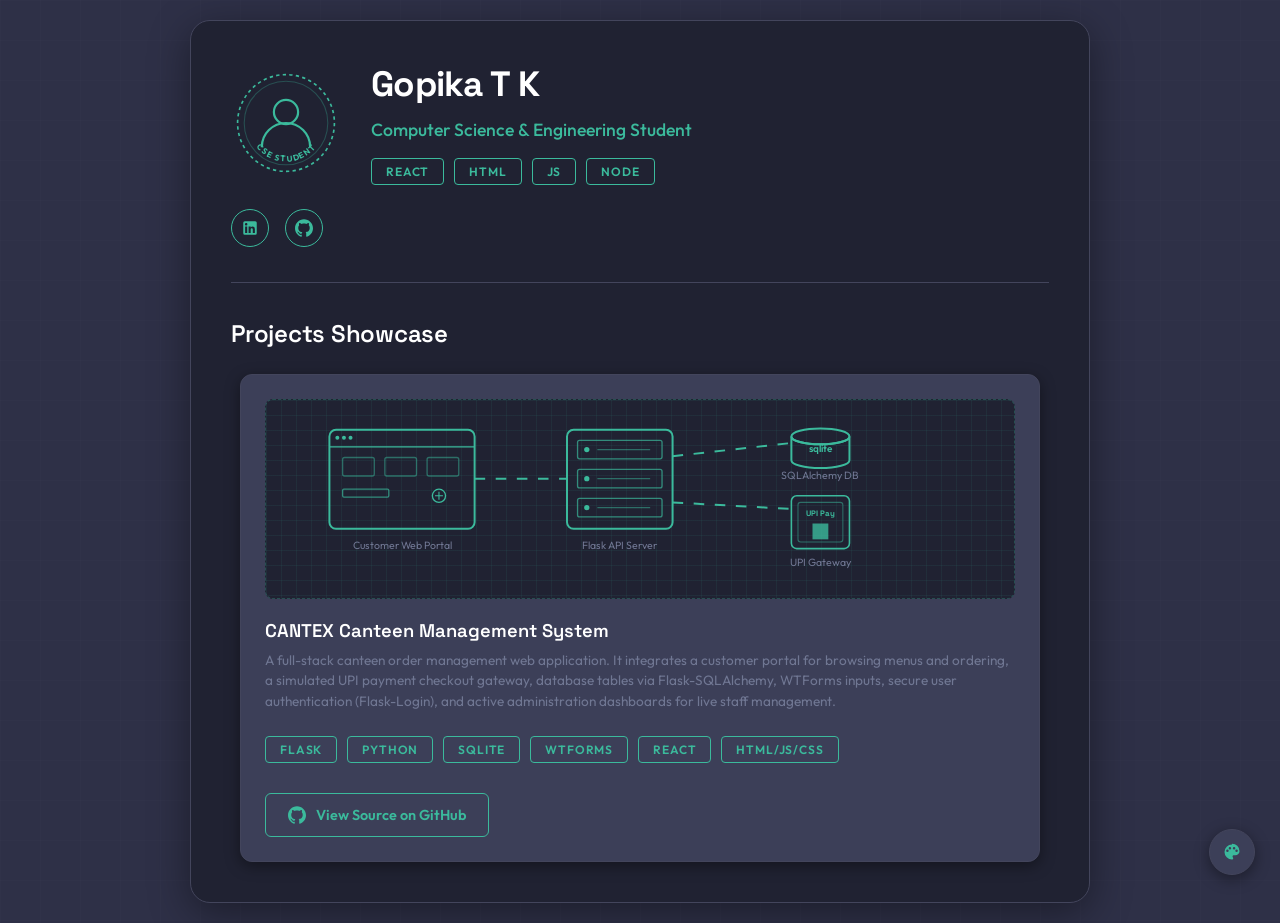
<file: 02-my-portfolio/public/index.html>
<!DOCTYPE html>
<html lang="en">
<head>
  <meta charset="UTF-8">
  <meta name="viewport" content="width=device-width, initial-scale=1.0">
  <title>Gopika T K | Computer Science & Engineering Portfolio</title>
  <meta name="description" content="Professional developer portfolio of Gopika T K, featuring the CANTEX Flask-based canteen management application, core skills in React, HTML, JS, and Node.js.">
  <link rel="stylesheet" href="style.css">
</head>
<body>

  <main class="container" id="main-portfolio">
    <!-- Header/Hero Section -->
    <header class="header-card" id="portfolio-header">
      <div class="profile-container">
        <!-- Profile Avatar with Curved Text SVG -->
        <div class="profile-avatar-wrapper">
          <svg width="110" height="110" viewBox="0 0 100 100" class="profile-avatar" id="profile-avatar" aria-label="Profile Avatar">
            <defs>
              <path id="text-path" d="M 15 50 A 35 35 0 0 0 85 50" fill="none" />
            </defs>
            <!-- Outer dotted ring -->
            <circle cx="50" cy="50" r="44" fill="none" stroke="var(--accent)" stroke-width="1.5" stroke-dasharray="3 3" />
            <!-- Inner solid border -->
            <circle cx="50" cy="50" r="38" fill="none" stroke="var(--accent)" stroke-width="1" opacity="0.3" />
            <!-- User outline -->
            <circle cx="50" cy="40" r="11" fill="none" stroke="var(--accent)" stroke-width="2" />
            <path d="M 28 72 A 22 22 0 0 1 72 72" fill="none" stroke="var(--accent)" stroke-width="2" />
            <!-- Circular curved text -->
            <text font-family="'Outfit', sans-serif" font-size="7.5" font-weight="700" fill="var(--accent)" letter-spacing="1">
              <textPath href="#text-path" startOffset="50%" text-anchor="middle">CSE STUDENT</textPath>
            </text>
          </svg>
        </div>

        <!-- Name & Details -->
        <div class="profile-details">
          <h1 class="profile-name" id="user-name">Gopika T K</h1>
          <p class="profile-title" id="user-subtitle">Computer Science & Engineering Student</p>
          
          <!-- Skills Badges -->
          <div class="skills-container" id="skills-list">
            <span class="badge">React</span>
            <span class="badge">HTML</span>
            <span class="badge">JS</span>
            <span class="badge">Node</span>
          </div>
        </div>
      </div>

      <!-- Social Connections -->
      <div class="socials-container" id="social-handles">
        <!-- LinkedIn -->
        <a href="https://www.linkedin.com/in/gopika-tk-16a66b297/" class="social-btn" id="social-linkedin" target="_blank" rel="noopener noreferrer" aria-label="LinkedIn Profile">
          <svg viewBox="0 0 24 24">
            <path d="M19 3a2 2 0 0 1 2 2v14a2 2 0 0 1-2 2H5a2 2 0 0 1-2-2V5a2 2 0 0 1 2-2h14m-.5 15.5v-5.3a3.26 3.26 0 0 0-3.26-3.26c-.85 0-1.84.52-2.32 1.3v-1.11h-2.79v8.37h2.79v-4.93c0-.77.62-1.4 1.39-1.4a1.4 1.4 0 0 1 1.4 1.4v4.93h2.79M6.88 8.56a1.68 1.68 0 0 0 1.68-1.68c0-.93-.75-1.69-1.68-1.69a1.69 1.69 0 0 0-1.69 1.69c0 .93.76 1.68 1.69 1.68m1.39 9.94v-8.37H5.5v8.37h2.77Z"/>
          </svg>
        </a>
        <!-- GitHub -->
        <a href="https://github.com/gopika-tk" class="social-btn" id="social-github" target="_blank" rel="noopener noreferrer" aria-label="GitHub Profile">
          <svg viewBox="0 0 24 24">
            <path d="M12 .297c-6.63 0-12 5.373-12 12 0 5.303 3.438 9.8 8.205 11.385.6.113.82-.258.82-.577 0-.285-.01-1.04-.015-2.04-3.338.724-4.042-1.61-4.042-1.61C4.422 18.07 3.633 17.7 3.633 17.7c-1.087-.744.084-.729.084-.729 1.205.084 1.838 1.236 1.838 1.236 1.07 1.835 2.809 1.305 3.495.998.108-.776.417-1.305.76-1.605-2.665-.3-5.466-1.332-5.466-5.93 0-1.31.465-2.38 1.235-3.22-.135-.303-.54-1.523.105-3.176 0 0 1.005-.322 3.3 1.23.96-.267 1.98-.399 3-.405 1.02.006 2.04.138 3 .405 2.28-1.552 3.285-1.23 3.285-1.23.645 1.653.24 2.873.12 3.176.765.84 1.23 1.91 1.23 3.22 0 4.61-2.805 5.625-5.475 5.92.42.36.81 1.096.81 2.22 0 1.606-.015 2.896-.015 3.286 0 .315.21.69.825.57C20.565 22.092 24 17.592 24 12.297c0-6.627-5.373-12-12-12"/>
          </svg>
        </a>
      </div>
    </header>

    <!-- Projects Section -->
    <section class="projects-section" id="projects-showcase">
      <h2 class="section-title">Projects Showcase</h2>
      
      <div class="projects-grid">
        <!-- Unified CANTEX Project Card -->
        <article class="project-card" id="project-cantex">
          <div class="schematic-canvas">
            <svg viewBox="0 0 500 135" xmlns="http://www.w3.org/2000/svg">
              <!-- Client Browser (Left) -->
              <rect x="15" y="15" width="110" height="75" rx="5" fill="none" stroke="currentColor" stroke-width="1.5" />
              <line x1="15" y1="28" x2="125" y2="28" stroke="currentColor" stroke-width="1" />
              <circle cx="21" cy="21" r="1.5" fill="currentColor" />
              <circle cx="26" cy="21" r="1.5" fill="currentColor" />
              <circle cx="31" cy="21" r="1.5" fill="currentColor" />
              <rect x="25" y="36" width="24" height="14" rx="1.5" fill="none" stroke="currentColor" stroke-width="1" opacity="0.5" />
              <rect x="57" y="36" width="24" height="14" rx="1.5" fill="none" stroke="currentColor" stroke-width="1" opacity="0.5" />
              <rect x="89" y="36" width="24" height="14" rx="1.5" fill="none" stroke="currentColor" stroke-width="1" opacity="0.5" />
              <circle cx="98" cy="65" r="5" fill="none" stroke="currentColor" stroke-width="1" />
              <path d="M 95 65 L 101 65 M 98 62 L 98 68" stroke="currentColor" stroke-width="0.8" />
              <rect x="25" y="60" width="35" height="6" rx="1" fill="none" stroke="currentColor" stroke-width="1" opacity="0.7" />
              <text x="70" y="105" font-size="8" fill="var(--text-secondary)" text-anchor="middle">Customer Web Portal</text>

              <!-- Flow to Server -->
              <path d="M 125 52 L 195 52" fill="none" stroke="var(--accent)" stroke-width="1.5" stroke-dasharray="4 4" class="animated-flow" />

              <!-- Flask Server tower (Center) -->
              <rect x="195" y="15" width="80" height="75" rx="5" fill="none" stroke="currentColor" stroke-width="1.5" />
              <rect x="203" y="23" width="64" height="14" rx="1.5" fill="none" stroke="currentColor" stroke-width="1" opacity="0.7" />
              <circle cx="210" cy="30" r="2" fill="var(--accent)" class="pulse-node" />
              <line x1="218" y1="30" x2="258" y2="30" stroke="currentColor" stroke-width="1" opacity="0.5" />
              
              <rect x="203" y="45" width="64" height="14" rx="1.5" fill="none" stroke="currentColor" stroke-width="1" opacity="0.7" />
              <circle cx="210" cy="52" r="2" fill="var(--accent)" class="pulse-node" />
              <line x1="218" y1="52" x2="258" y2="52" stroke="currentColor" stroke-width="1" opacity="0.5" />
              
              <rect x="203" y="67" width="64" height="14" rx="1.5" fill="none" stroke="currentColor" stroke-width="1" opacity="0.7" />
              <circle cx="210" cy="74" r="2" fill="var(--accent)" class="pulse-node" />
              <line x1="218" y1="74" x2="258" y2="74" stroke="currentColor" stroke-width="1" opacity="0.5" />
              <text x="235" y="105" font-size="8" fill="var(--text-secondary)" text-anchor="middle">Flask API Server</text>

              <!-- Flow to DB & UPI -->
              <path d="M 275 35 L 365 25" fill="none" stroke="var(--accent)" stroke-width="1.5" stroke-dasharray="4 4" class="animated-flow" />
              <path d="M 275 70 L 365 75" fill="none" stroke="var(--accent)" stroke-width="1.5" stroke-dasharray="4 4" class="animated-flow" />

              <!-- SQLite DB Cylinder (Top Right) -->
              <path d="M 365 20 A 22 6 0 0 0 409 20 M 365 20 V 38 A 22 6 0 0 0 409 38 V 20" fill="none" stroke="currentColor" stroke-width="1.5" />
              <ellipse cx="387" cy="20" rx="22" ry="6" fill="none" stroke="currentColor" stroke-width="1.5" />
              <text x="387" y="32" font-size="7.5" fill="currentColor" text-anchor="middle" font-weight="600">sqlite</text>
              <text x="387" y="52" font-size="8" fill="var(--text-secondary)" text-anchor="middle">SQLAlchemy DB</text>

              <!-- UPI Mobile Mockup (Bottom Right) -->
              <rect x="365" y="65" width="44" height="40" rx="4" fill="none" stroke="currentColor" stroke-width="1.2" />
              <rect x="370" y="70" width="34" height="30" rx="2" fill="none" stroke="currentColor" stroke-width="0.8" opacity="0.5" />
              <text x="387" y="80" font-size="6" font-weight="700" fill="currentColor" text-anchor="middle" font-family="'Space Grotesk', sans-serif">UPI Pay</text>
              <rect x="381" y="86" width="12" height="12" fill="currentColor" opacity="0.8" />
              <text x="387" y="118" font-size="8" fill="var(--text-secondary)" text-anchor="middle">UPI Gateway</text>
            </svg>
          </div>
          <div class="project-info">
            <h3 class="project-title">CANTEX Canteen Management System</h3>
            <p class="project-desc">A full-stack canteen order management web application. It integrates a customer portal for browsing menus and ordering, a simulated UPI payment checkout gateway, database tables via Flask-SQLAlchemy, WTForms inputs, secure user authentication (Flask-Login), and active administration dashboards for live staff management.</p>
          </div>
          <div class="skills-container">
            <span class="badge">Flask</span>
            <span class="badge">Python</span>
            <span class="badge">SQLite</span>
            <span class="badge">WTForms</span>
            <span class="badge">React</span>
            <span class="badge">HTML/JS/CSS</span>
          </div>
          <!-- GitHub Link Button -->
          <a href="https://github.com/gopika-tk/cantex/tree/main/cantex" class="project-github-link" target="_blank" rel="noopener noreferrer">
            <svg viewBox="0 0 24 24">
              <path d="M12 .297c-6.63 0-12 5.373-12 12 0 5.303 3.438 9.8 8.205 11.385.6.113.82-.258.82-.577 0-.285-.01-1.04-.015-2.04-3.338.724-4.042-1.61-4.042-1.61C4.422 18.07 3.633 17.7 3.633 17.7c-1.087-.744.084-.729.084-.729 1.205.084 1.838 1.236 1.838 1.236 1.07 1.835 2.809 1.305 3.495.998.108-.776.417-1.305.76-1.605-2.665-.3-5.466-1.332-5.466-5.93 0-1.31.465-2.38 1.235-3.22-.135-.303-.54-1.523.105-3.176 0 0 1.005-.322 3.3 1.23.96-.267 1.98-.399 3-.405 1.02.006 2.04.138 3 .405 2.28-1.552 3.285-1.23 3.285-1.23.645 1.653.24 2.873.12 3.176.765.84 1.23 1.91 1.23 3.22 0 4.61-2.805 5.625-5.475 5.92.42.36.81 1.096.81 2.22 0 1.606-.015 2.896-.015 3.286 0 .315.21.69.825.57C20.565 22.092 24 17.592 24 12.297c0-6.627-5.373-12-12-12"/>
            </svg>
            <span>View Source on GitHub</span>
          </a>
        </article>
      </div>
    </section>
  </main>

  <!-- Switcher integration -->
  <script src="switcher.js"></script>
</body>
</html>
</file>
<file: 02-my-portfolio/public/style.css>
@import url('https://fonts.googleapis.com/css2?family=Outfit:wght@300;400;500;600;700&family=Space+Grotesk:wght@400;500;600;700&display=swap');

/* Default Theme - Teal & Slate */
:root, .theme-teal {
  --accent: #3BBA9C;
  --accent-rgb: 59, 186, 156;
  --bg-primary: #2E3047;
  --bg-secondary: #202232;
  --card-bg: #3C3F58;
  --card-border: #43455C;
  --text-primary: #ffffff;
  --text-secondary: #707793;
  --shadow-color: rgba(0, 0, 0, 0.4);
  --glow-color: rgba(59, 186, 156, 0.15);
}

/* Alternate Theme - Gold & Obsidian */
.theme-gold {
  --accent: #FFB300;
  --accent-rgb: 255, 179, 0;
  --bg-primary: #0B0C10;
  --bg-secondary: #050608;
  --card-bg: #1F2833;
  --card-border: #2D3748;
  --text-primary: #ffffff;
  --text-secondary: #8a94a6;
  --shadow-color: rgba(0, 0, 0, 0.6);
  --glow-color: rgba(255, 179, 0, 0.15);
}

* {
  box-sizing: border-box;
  margin: 0;
  padding: 0;
}

body {
  font-family: 'Outfit', sans-serif;
  background-color: var(--bg-primary);
  color: var(--text-primary);
  min-height: 100vh;
  display: flex;
  justify-content: center;
  align-items: center;
  padding: 20px;
  overflow-x: hidden;
  transition: background-color 0.4s ease, color 0.4s ease;
  background-image: 
    linear-gradient(rgba(255, 255, 255, 0.01) 1px, transparent 1px),
    linear-gradient(90deg, rgba(255, 255, 255, 0.01) 1px, transparent 1px);
  background-size: 40px 40px;
}

/* Scrollbar styles */
::-webkit-scrollbar {
  width: 8px;
}
::-webkit-scrollbar-track {
  background: var(--bg-primary);
}
::-webkit-scrollbar-thumb {
  background: var(--card-border);
  border-radius: 4px;
}
::-webkit-scrollbar-thumb:hover {
  background: var(--accent);
}

/* Master Container */
.container {
  width: 100%;
  max-width: 900px;
  background: var(--bg-secondary);
  border: 1px solid var(--card-border);
  border-radius: 20px;
  padding: 40px;
  box-shadow: 0 10px 40px var(--shadow-color);
  transition: background-color 0.4s ease, border-color 0.4s ease;
  position: relative;
}

/* Hero Header Card */
.header-card {
  display: flex;
  flex-direction: column;
  gap: 24px;
  padding-bottom: 35px;
  border-bottom: 1px solid var(--card-border);
  transition: border-color 0.4s ease;
}

.profile-container {
  display: flex;
  flex-direction: row;
  align-items: center;
  gap: 30px;
}

@media (max-width: 600px) {
  .profile-container {
    flex-direction: column;
    text-align: center;
  }
  .container {
    padding: 20px;
  }
}

.profile-avatar-wrapper {
  flex-shrink: 0;
  display: flex;
  align-items: center;
  justify-content: center;
}

.profile-avatar {
  transition: transform 0.4s cubic-bezier(0.175, 0.885, 0.32, 1.275);
}
.profile-avatar:hover {
  transform: rotate(5deg) scale(1.05);
}

.profile-details {
  display: flex;
  flex-direction: column;
  gap: 12px;
}

.profile-name {
  font-family: 'Space Grotesk', sans-serif;
  font-size: 2.2rem;
  font-weight: 700;
  letter-spacing: -0.02em;
  color: var(--text-primary);
}

.profile-title {
  font-size: 1.1rem;
  font-weight: 500;
  color: var(--accent);
  transition: color 0.4s ease;
}

.skills-container {
  display: flex;
  flex-wrap: wrap;
  gap: 10px;
  margin-top: 5px;
}

@media (max-width: 600px) {
  .skills-container {
    justify-content: center;
  }
}

.badge {
  border: 1px solid var(--accent);
  color: var(--accent);
  padding: 5px 14px;
  border-radius: 4px;
  font-size: 0.75rem;
  font-weight: 600;
  text-transform: uppercase;
  letter-spacing: 0.07em;
  background: transparent;
  display: inline-block;
  transition: all 0.3s ease;
}

.badge:hover {
  background: rgba(var(--accent-rgb), 0.1);
  box-shadow: 0 0 12px var(--glow-color);
  transform: translateY(-1px);
}

/* Social Buttons */
.socials-container {
  display: flex;
  gap: 16px;
}

@media (max-width: 600px) {
  .socials-container {
    justify-content: center;
  }
}

.social-btn {
  width: 38px;
  height: 38px;
  border-radius: 50%;
  border: 1px solid var(--accent);
  display: flex;
  align-items: center;
  justify-content: center;
  color: var(--accent);
  background: transparent;
  transition: all 0.3s cubic-bezier(0.25, 0.8, 0.25, 1);
  text-decoration: none;
}

.social-btn svg {
  width: 18px;
  height: 18px;
  fill: currentColor;
}

.social-btn:hover {
  background: var(--accent);
  color: var(--bg-secondary);
  box-shadow: 0 0 15px var(--glow-color);
  transform: translateY(-2px);
}

/* Projects Showcase Section */
.projects-section {
  padding-top: 35px;
}

.section-title {
  font-family: 'Space Grotesk', sans-serif;
  font-size: 1.5rem;
  font-weight: 600;
  margin-bottom: 25px;
  letter-spacing: -0.01em;
}

.projects-grid {
  display: flex;
  justify-content: center;
  width: 100%;
}

.project-card {
  background: var(--card-bg);
  border: 1px solid var(--card-border);
  border-radius: 12px;
  padding: 24px;
  display: flex;
  flex-direction: column;
  gap: 20px;
  width: 100%;
  max-width: 800px;
  box-shadow: 0 4px 15px var(--shadow-color);
  transition: all 0.3s cubic-bezier(0.25, 0.8, 0.25, 1);
}

.project-card:hover {
  transform: translateY(-4px);
  border-color: var(--accent);
  box-shadow: 0 10px 25px var(--glow-color);
}

/* GitHub Repository Link Button */
.project-github-link {
  display: inline-flex;
  align-items: center;
  justify-content: center;
  gap: 10px;
  background: transparent;
  border: 1px solid var(--accent);
  color: var(--accent);
  text-decoration: none;
  padding: 12px 22px;
  border-radius: 6px;
  font-size: 0.9rem;
  font-weight: 600;
  transition: all 0.3s cubic-bezier(0.25, 0.8, 0.25, 1);
  margin-top: 10px;
  width: fit-content;
  align-self: flex-start;
}

.project-github-link svg {
  width: 18px;
  height: 18px;
  fill: currentColor;
}

.project-github-link:hover {
  background: var(--accent);
  color: var(--bg-secondary);
  box-shadow: 0 0 15px var(--glow-color);
  transform: translateY(-2px);
}

/* Schematic Canvas Draw Area */
.schematic-canvas {
  background-color: var(--bg-secondary);
  background-image: 
    linear-gradient(rgba(var(--accent-rgb), 0.08) 1px, transparent 1px),
    linear-gradient(90deg, rgba(var(--accent-rgb), 0.08) 1px, transparent 1px);
  background-size: 15px 15px;
  border: 1px dashed rgba(var(--accent-rgb), 0.3);
  border-radius: 8px;
  height: 200px;
  position: relative;
  overflow: hidden;
  display: flex;
  align-items: center;
  justify-content: center;
  transition: border-color 0.4s ease;
}

@media (max-width: 600px) {
  .schematic-canvas {
    height: 140px;
  }
}

.project-card:hover .schematic-canvas {
  border-color: rgba(var(--accent-rgb), 0.6);
}

.schematic-canvas svg {
  width: 90%;
  height: 90%;
  color: var(--accent);
}

.project-info {
  display: flex;
  flex-direction: column;
  gap: 8px;
}

.project-title {
  font-family: 'Space Grotesk', sans-serif;
  font-size: 1.15rem;
  font-weight: 600;
  color: var(--text-primary);
}

.project-desc {
  font-size: 0.85rem;
  line-height: 1.5;
  color: var(--text-secondary);
}

/* Floating Switcher UI */
.theme-switcher-container {
  position: fixed;
  bottom: 25px;
  right: 25px;
  z-index: 1000;
}

.switcher-btn {
  background: var(--card-bg);
  border: 1px solid var(--card-border);
  color: var(--accent);
  width: 46px;
  height: 46px;
  border-radius: 50%;
  display: flex;
  align-items: center;
  justify-content: center;
  cursor: pointer;
  box-shadow: 0 4px 15px var(--shadow-color);
  transition: all 0.3s ease;
}

.switcher-btn:hover {
  border-color: var(--accent);
  transform: scale(1.05);
  box-shadow: 0 0 15px var(--glow-color);
}

.switcher-btn svg {
  width: 20px;
  height: 20px;
  fill: currentColor;
}

.switcher-panel {
  position: absolute;
  bottom: 55px;
  right: 0;
  background: var(--card-bg);
  border: 1px solid var(--card-border);
  border-radius: 12px;
  padding: 12px;
  display: flex;
  flex-direction: column;
  gap: 8px;
  min-width: 140px;
  box-shadow: 0 5px 25px var(--shadow-color);
  opacity: 0;
  transform: translateY(10px) scale(0.95);
  pointer-events: none;
  transition: all 0.25s cubic-bezier(0.25, 0.8, 0.25, 1);
}

.switcher-panel.active {
  opacity: 1;
  transform: translateY(0) scale(1);
  pointer-events: auto;
}

.theme-option {
  background: transparent;
  border: none;
  color: var(--text-secondary);
  padding: 6px 12px;
  text-align: left;
  border-radius: 6px;
  font-family: inherit;
  font-size: 0.85rem;
  font-weight: 500;
  cursor: pointer;
  display: flex;
  align-items: center;
  justify-content: space-between;
  width: 100%;
  transition: all 0.2s ease;
}

.theme-option:hover {
  background: rgba(255, 255, 255, 0.05);
  color: var(--text-primary);
}

.theme-option.active {
  color: var(--accent);
  background: rgba(var(--accent-rgb), 0.08);
}

.theme-dot {
  width: 8px;
  height: 8px;
  border-radius: 50%;
  background-color: currentColor;
}

/* Animations and decorative components */
.animated-flow {
  stroke-dasharray: 8 8;
  animation: flow 1.5s linear infinite;
}

@keyframes flow {
  to {
    stroke-dashoffset: -16;
  }
}

.pulse-node {
  animation: pulse 2s infinite alternate;
}

@keyframes pulse {
  0% {
    r: 4px;
    opacity: 0.4;
  }
  100% {
    r: 6px;
    opacity: 0.9;
  }
}
</file>
